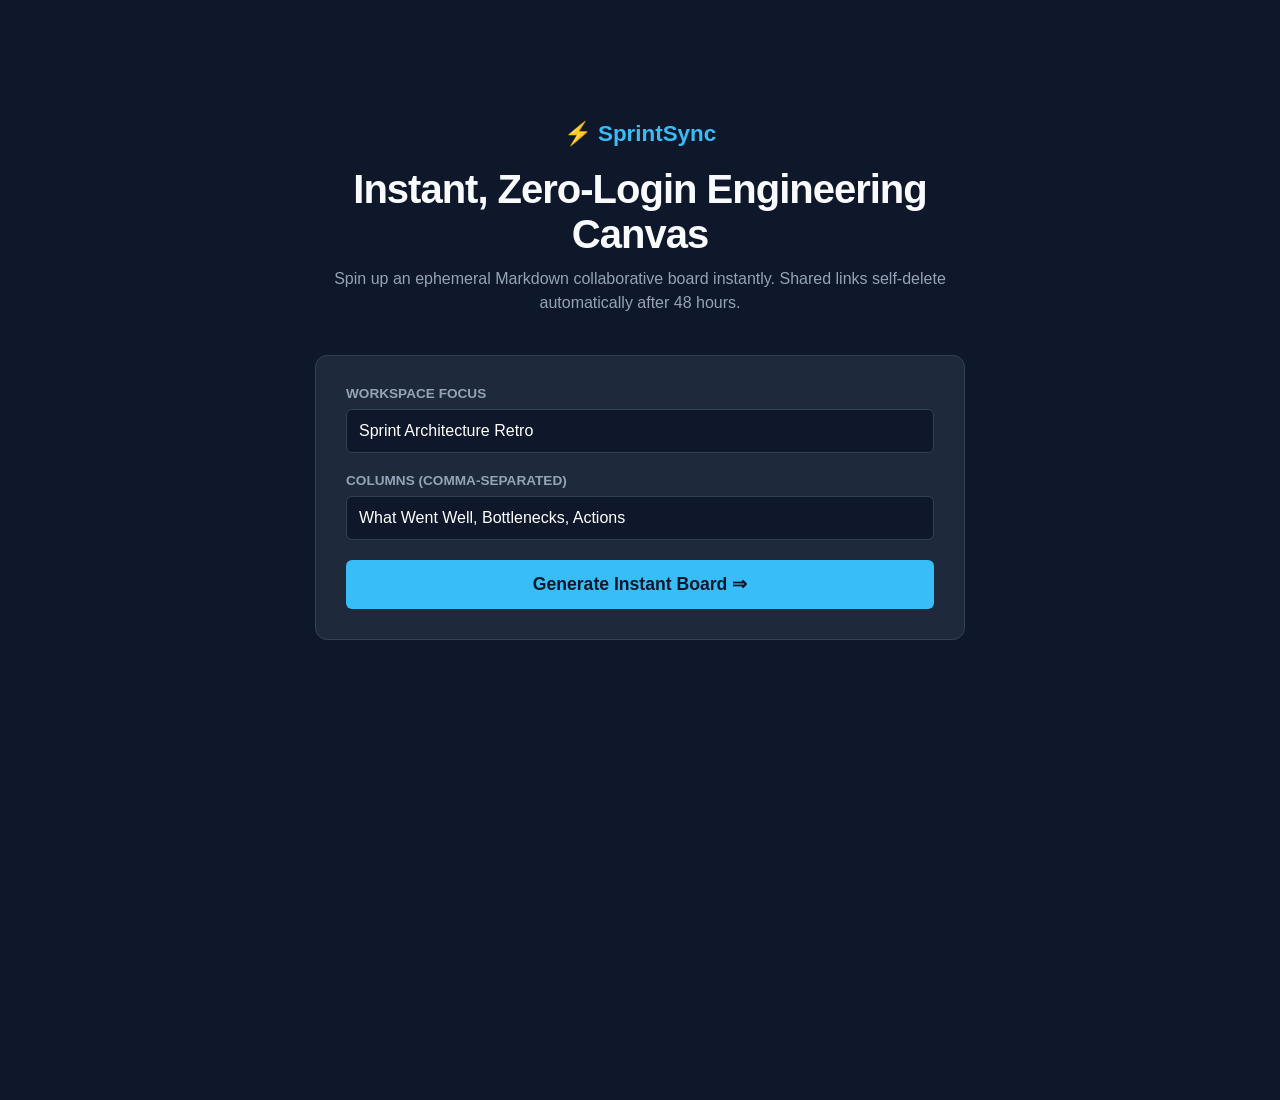
<file: templates/index.html>
<!DOCTYPE html>
<html lang="en">
<head>
    <meta charset="UTF-8">
    <meta name="viewport" content="width=device-width, initial-scale=1.0">
    <title>SprintSync Scratchpad - Instant Collaboration</title>
    <link rel="stylesheet" href="/static/css/style.css">
</head>
<body>
    <div class="app-container app-landing">
        <header>
            <div class="logo-mark">⚡ SprintSync</div>
            <h1>Instant, Zero-Login Engineering Canvas</h1>
            <p class="hero-subtext">Spin up an ephemeral Markdown collaborative board instantly. Shared links self-delete automatically after 48 hours.</p>
        </header>
        
        <main class="creation-hub">
            <div class="card-generator-box">
                <label for="boardTitle">Workspace Focus</label>
                <input type="text" id="boardTitle" placeholder="e.g., Q3 System Architecture Retro" value="Sprint Architecture Retro">
                
                <label for="boardLanes">Columns (Comma-Separated)</label>
                <input type="text" id="boardLanes" placeholder="Pros, Cons, Actions" value="What Went Well, Bottlenecks, Actions">
                
                <button id="launchBtn" onclick="triggerBoardGeneration()">Generate Instant Board &rArr;</button>
            </div>
        </main>
    </div>
    <script>
        async function triggerBoardGeneration() {
            const title = document.getElementById('boardTitle').value;
            const columnInput = document.getElementById('boardLanes').value;
            const columns = columnInput.split(',').map(c => c.trim()).filter(c => c.length > 0);
            
            const baseResponse = await fetch('/api/boards', {
                method: 'POST',
                headers: { 'Content-Type': 'application/json' },
                body: JSON.stringify({ title, columns })
            });
            const schemaData = await baseResponse.json();
            if(schemaData.board_id) {
                window.location.href = `/board/${schemaData.board_id}`;
            }
        }
    </script>
</body>
</html>
</file>
<file: static/css/style.css>
:root {
    --bg-dark-base: #0f172a;
    --bg-panel: #1e293b;
    --border-tone: #334155;
    --accent-glow: #38bdf8;
    --text-primary: #f8fafc;
    --text-muted: #94a3b8;
}

* { box-sizing: border-box; margin: 0; padding: 0; font-family: -apple-system, BlinkMacSystemFont, "Segoe UI", Roboto, sans-serif; }
body { background-color: var(--bg-dark-base); color: var(--text-primary); padding: 20px; }

.app-container { max-width: 1400px; margin: 0 auto; display: flex; flex-direction: column; height: calc(100vh - 40px); }
.app-landing { max-width: 650px; margin: 100px auto; text-align: center; }

header h1 { font-size: 2.5rem; margin: 20px 0 10px 0; letter-spacing: -1px; }
.logo-mark { font-weight: 800; font-size: 1.4rem; color: var(--accent-glow); text-decoration: none; }
.hero-subtext { color: var(--text-muted); margin-bottom: 40px; line-height: 1.5; }

.card-generator-box { background: var(--bg-panel); border: 1px solid var(--border-tone); padding: 30px; border-radius: 12px; text-align: left; }
.card-generator-box label { display: block; font-weight: 600; margin-bottom: 8px; color: var(--text-muted); font-size: 0.85rem; text-transform: uppercase; }
.card-generator-box input { width: 100%; padding: 12px; background: var(--bg-dark-base); border: 1px solid var(--border-tone); border-radius: 6px; color: white; font-size: 1rem; margin-bottom: 20px; }
#launchBtn { width: 100%; padding: 14px; background: var(--accent-glow); border: none; font-size: 1.1rem; font-weight: 700; color: var(--bg-dark-base); border-radius: 6px; cursor: pointer; transition: transform 0.1s ease; }
#launchBtn:hover { transform: translateY(-2px); }

.top-nav { display: flex; justify-content: space-between; align-items: center; padding-bottom: 20px; border-bottom: 1px solid var(--border-tone); margin-bottom: 20px; }
.btn-utility { background: var(--bg-panel); border: 1px solid var(--border-tone); color: white; padding: 8px 16px; border-radius: 6px; cursor: pointer; margin-left: 10px; font-weight: 600; }
.btn-utility.export { background: var(--accent-glow); color: var(--bg-dark-base); border: none; }

.kanban-deck { display: flex; gap: 20px; flex-grow: 1; overflow-x: auto; align-items: flex-start; padding-bottom: 15px; }
.kanban-lane { background: var(--bg-panel); border: 1px solid var(--border-tone); border-radius: 10px; width: 320px; max-height: 100%; display: flex; flex-direction: column; flex-shrink: 0; }
.lane-header { padding: 15px; border-bottom: 1px solid var(--border-tone); font-size: 1.1rem; }
.lane-cards { padding: 15px; overflow-y: auto; display: flex; flex-direction: column; gap: 12px; flex-grow: 1; }

.canvas-card { background: var(--bg-dark-base); border: 1px solid var(--border-tone); padding: 12px; border-radius: 8px; display: flex; flex-direction: column; gap: 10px; }
.card-text { font-size: 0.95rem; line-height: 1.4; word-break: break-word; }
.vote-pill { background: #2d3748; border: 1px solid var(--border-tone); color: var(--accent-glow); padding: 4px 10px; border-radius: 20px; font-weight: bold; cursor: pointer; display: inline-block; width: max-content; }

.lane-input-box { padding: 15px; border-top: 1px solid var(--border-tone); }
.lane-input-box textarea { width: 100%; background: var(--bg-dark-base); border: 1px solid var(--border-tone); color: white; border-radius: 6px; padding: 8px; height: 60px; resize: none; margin-bottom: 8px; }
.lane-input-box button { width: 100%; background: #2d3748; border: 1px solid var(--border-tone); color: white; padding: 6px; border-radius: 4px; cursor: pointer; font-weight: 600; }
.lane-input-box button:hover { background: var(--border-tone); }
</file>
